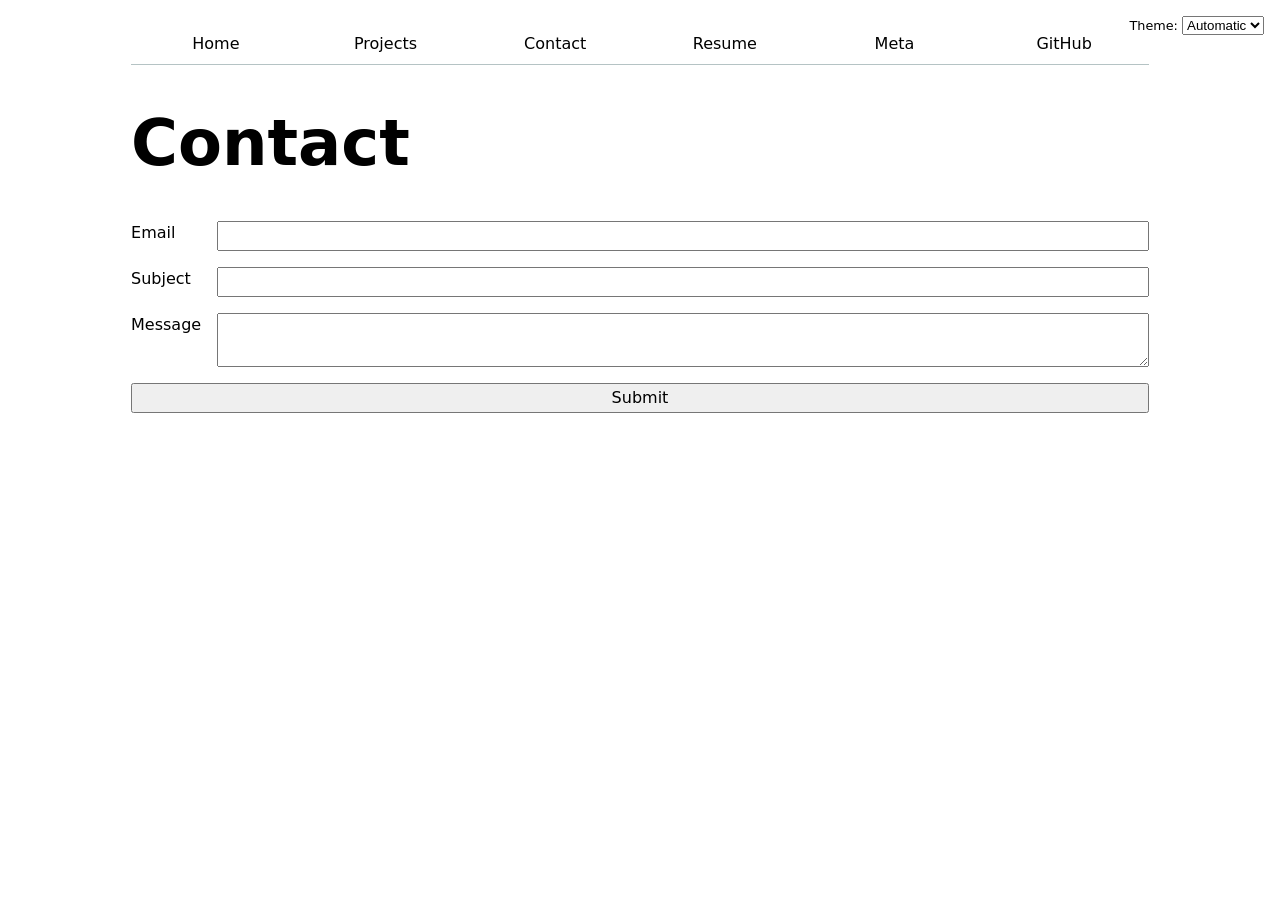
<file: contact/index.html>
<!DOCTYPE html>
<html lang="en">
<head>
  <meta charset="UTF-8">
  <meta name="viewport" content="width=device-width, initial-scale=1.0">
  <title>Contact | Lei Zhe Yu</title>
  <link rel="stylesheet" href="../style.css">
  <script src="../global.js" type="module"></script>
</head>
<body>
  <h1>Contact</h1>

  <form action="mailto:leizheyu1@gmail.com">
    <label>
      Email
      <input name="email" type="email">
    </label>
    <label>
      Subject
      <input name="subject">
    </label>
    <label>
      Message
      <textarea name="body"></textarea>
    </label>
    <button>Submit</button>
  </form>
</body>
</html>
</file>
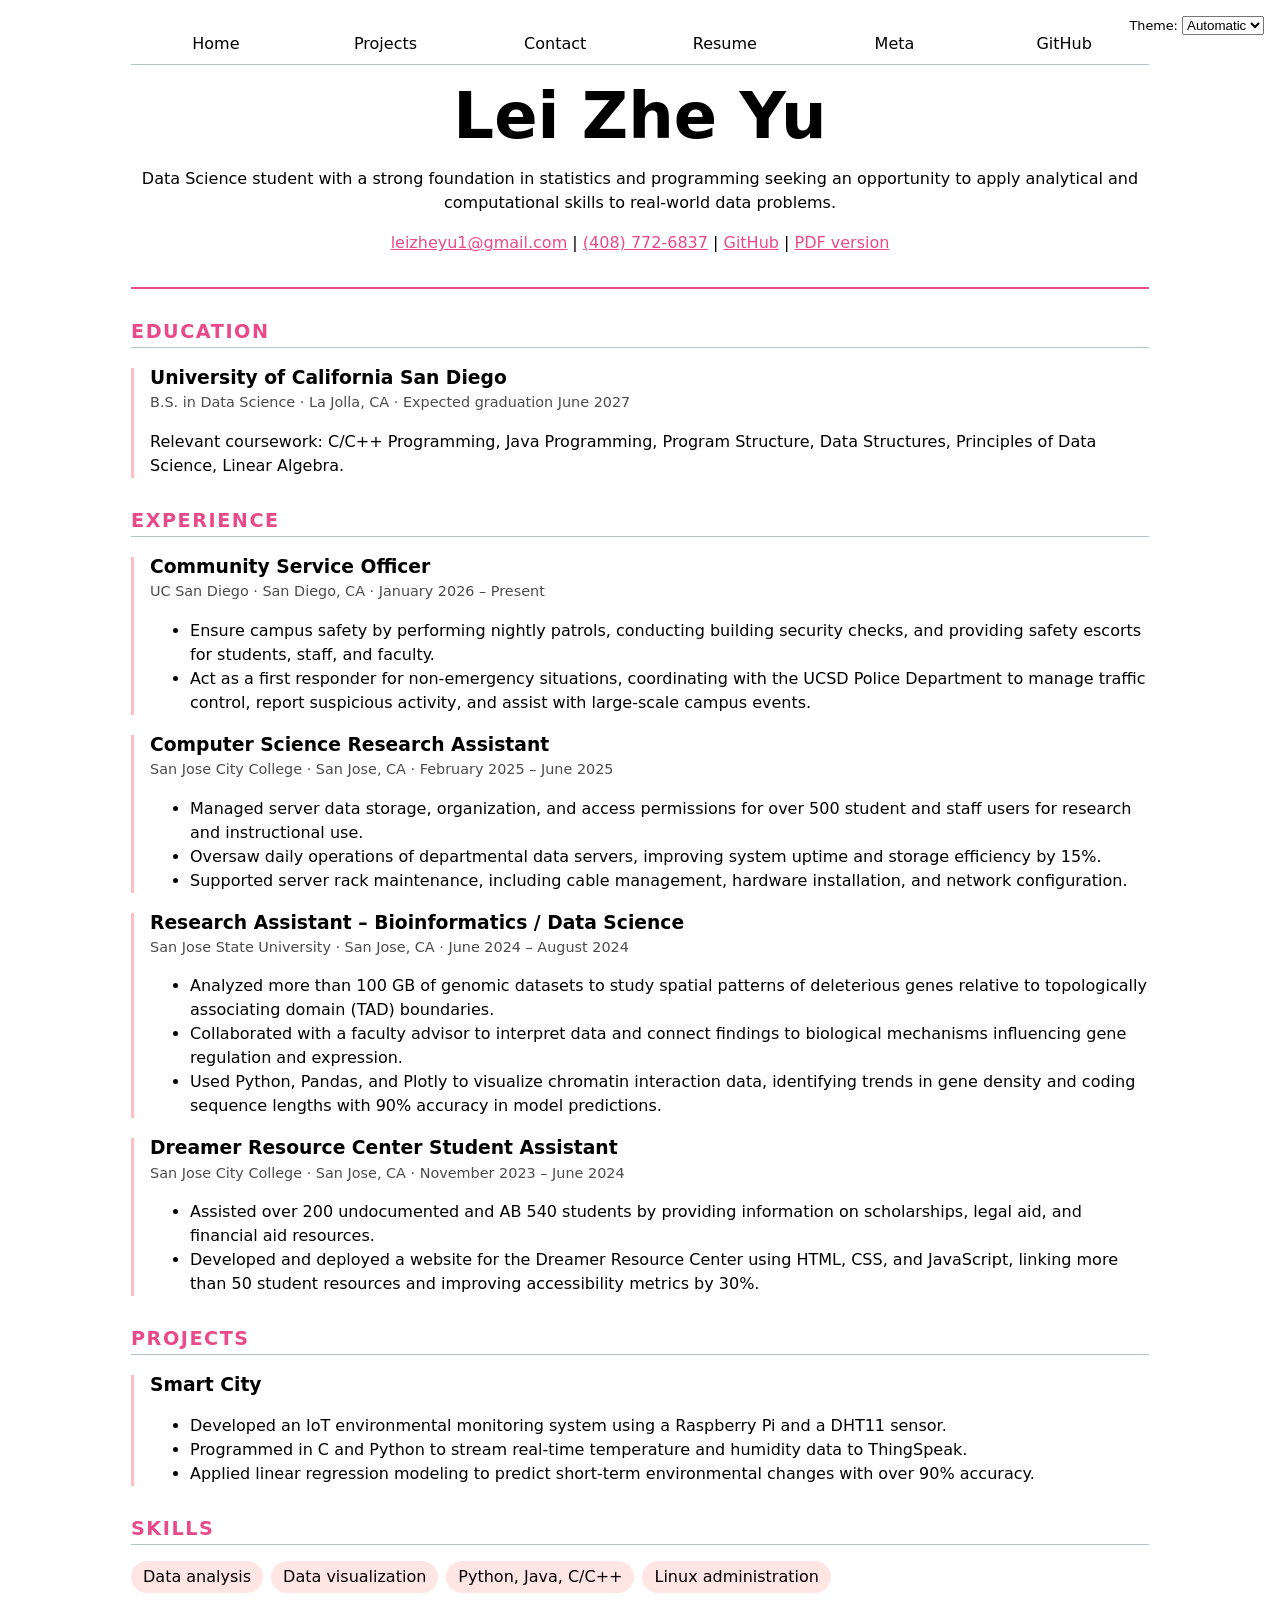
<file: resume/index.html>
<!DOCTYPE html>
<html lang="en">
<head>
  <meta charset="UTF-8">
  <meta name="viewport" content="width=device-width, initial-scale=1.0">
  <title>Resume | Lei Zhe Yu</title>
  <link rel="stylesheet" href="../style.css">
  <script src="../global.js" type="module"></script>
</head>
<body class="resume">
  <header>
    <h1>Lei Zhe Yu</h1>
    <p>Data Science student with a strong foundation in statistics and programming
      seeking an opportunity to apply analytical and computational skills to real-world data problems.</p>
    <p>
      <a href="mailto:leizheyu1@gmail.com">leizheyu1@gmail.com</a> |
      <a href="tel:+14087726837">(408) 772-6837</a> |
      <a href="https://github.com/0calunknown" target="_blank">GitHub</a> |
      <a href="lei-zhe-yu-resume.pdf">PDF version</a>
    </p>
  </header>

  <section>
    <h2>Education</h2>
    <article>
      <header>
        <h3>University of California San Diego</h3>
        <p>B.S. in Data Science · La Jolla, CA · Expected graduation <time datetime="2027-06">June 2027</time></p>
      </header>
      <p>Relevant coursework: C/C++ Programming, Java Programming, Program Structure,
        Data Structures, Principles of Data Science, Linear Algebra.</p>
    </article>
  </section>

  <section>
    <h2>Experience</h2>
    <article>
      <header>
        <h3>Community Service Officer</h3>
        <p>UC San Diego · San Diego, CA · <time datetime="2026-01">January 2026</time> – Present</p>
      </header>
      <ul>
        <li>Ensure campus safety by performing nightly patrols, conducting building
          security checks, and providing safety escorts for students, staff, and faculty.</li>
        <li>Act as a first responder for non-emergency situations, coordinating with the
          UCSD Police Department to manage traffic control, report suspicious activity,
          and assist with large-scale campus events.</li>
      </ul>
    </article>
    <article>
      <header>
        <h3>Computer Science Research Assistant</h3>
        <p>San Jose City College · San Jose, CA ·
          <time datetime="2025-02">February 2025</time> – <time datetime="2025-06">June 2025</time></p>
      </header>
      <ul>
        <li>Managed server data storage, organization, and access permissions for over
          500 student and staff users for research and instructional use.</li>
        <li>Oversaw daily operations of departmental data servers, improving system
          uptime and storage efficiency by 15%.</li>
        <li>Supported server rack maintenance, including cable management, hardware
          installation, and network configuration.</li>
      </ul>
    </article>
    <article>
      <header>
        <h3>Research Assistant – Bioinformatics / Data Science</h3>
        <p>San Jose State University · San Jose, CA ·
          <time datetime="2024-06">June 2024</time> – <time datetime="2024-08">August 2024</time></p>
      </header>
      <ul>
        <li>Analyzed more than 100 GB of genomic datasets to study spatial patterns of
          deleterious genes relative to topologically associating domain (TAD) boundaries.</li>
        <li>Collaborated with a faculty advisor to interpret data and connect findings
          to biological mechanisms influencing gene regulation and expression.</li>
        <li>Used Python, Pandas, and Plotly to visualize chromatin interaction data,
          identifying trends in gene density and coding sequence lengths with 90%
          accuracy in model predictions.</li>
      </ul>
    </article>
    <article>
      <header>
        <h3>Dreamer Resource Center Student Assistant</h3>
        <p>San Jose City College · San Jose, CA ·
          <time datetime="2023-11">November 2023</time> – <time datetime="2024-06">June 2024</time></p>
      </header>
      <ul>
        <li>Assisted over 200 undocumented and AB 540 students by providing information
          on scholarships, legal aid, and financial aid resources.</li>
        <li>Developed and deployed a website for the Dreamer Resource Center using HTML,
          CSS, and JavaScript, linking more than 50 student resources and improving
          accessibility metrics by 30%.</li>
      </ul>
    </article>
  </section>

  <section>
    <h2>Projects</h2>
    <article>
      <h3>Smart City</h3>
      <ul>
        <li>Developed an IoT environmental monitoring system using a Raspberry Pi and a
          DHT11 sensor.</li>
        <li>Programmed in C and Python to stream real-time temperature and humidity data
          to ThingSpeak.</li>
        <li>Applied linear regression modeling to predict short-term environmental
          changes with over 90% accuracy.</li>
      </ul>
    </article>
  </section>

  <section>
    <h2>Skills</h2>
    <ul>
      <li>Data analysis</li>
      <li>Data visualization</li>
      <li>Python, Java, C/C++</li>
      <li>Linux administration</li>
    </ul>
  </section>
</body>
</html>
</file>
<file: style.css>
:root {
  --color-accent: oklch(65% 50% 0);
  --border-color: oklch(50% 10% 200 / 40%);
  color-scheme: light dark;
}

html {
  accent-color: var(--color-accent);
}

.color-scheme {
  position: absolute;
  top: 1rem;
  right: 1rem;
  font-size: 80%;
  font-family: inherit;
}

body {
  /* Set line height to 1.5 times the font size
     and use the OS’s UI font as the website font
   */
  font: 100%/1.5 system-ui;
  max-width: 100ch;
  margin-inline: auto;
  padding: 1em;
}

h1,
h2,
h3,
h4,
h5,
h6 {
  line-height: 1.1;
  text-wrap: balance;
}

h1 {
  font-size: 400%;
}

/* Navigation */
nav {
  display: flex;
  margin-bottom: 1em;
  border-bottom: 1px solid var(--border-color);

  ul,
  li {
    display: contents;
  }

  a {
    flex: 1;
    text-decoration: none;
    color: inherit;
    text-align: center;
    padding: 0.5em;

    &.current {
      border-bottom: 0.4em solid var(--border-color);
      padding-bottom: calc(0.5em - 0.4em);
    }

    &:hover {
      border-bottom: 0.4em solid var(--color-accent);
      padding-bottom: calc(0.5em - 0.4em);
      background-color: color-mix(in oklch, var(--color-accent), canvas 85%);
    }
  }
}

/* Contact form */
form {
  display: grid;
  grid-template-columns: auto 1fr;
  gap: 1em;

  input,
  textarea,
  button {
    font: inherit;
    width: 100%;
    box-sizing: border-box;
    margin: 0;
  }

  label {
    display: grid;
    grid-template-columns: subgrid;
    grid-column: 1 / -1;
    margin: 0;
  }

  button {
    grid-column: 1 / -1;
  }
}

/* Projects */
.projects {
  display: grid;
  grid-template-columns: repeat(auto-fill, minmax(15em, 1fr));
  gap: 1em;

  article {
    display: grid;
    grid-template-rows: subgrid;
    grid-row: span 3;
    gap: 1em;
  }

  h2 {
    margin: 0;
  }

  img {
    width: 100%;
  }

  p {
    margin: 0;
  }

  .project-year {
    margin-top: 0.5em;
    font-family: Baskerville, serif;
    font-variant-numeric: oldstyle-nums;
    color: gray;
  }
}

/* Lab 5: pie chart and legend */
.container {
  display: flex;
  flex-wrap: wrap;
  align-items: center;
  gap: 2em;
  margin-block: 2em;
}

#projects-pie-plot {
  max-width: 20em;
  overflow: visible;

  &:has(path:hover) {
    path:not(:hover) {
      opacity: 0.5;
    }
  }

  path {
    transition: 300ms;
    cursor: pointer;
  }
}

.selected {
  --color: oklch(60% 45% 0) !important;

  &:is(path) {
    fill: var(--color);
  }
}

.legend {
  flex: 1;
  display: grid;
  grid-template-columns: repeat(auto-fill, minmax(9em, 1fr));
  gap: 1em;
  margin: 0;
  padding: 1em;
  border: 1px solid color-mix(in oklch, canvasText, canvas 75%);
  border-radius: 0.5em;
  list-style: none;
}

.legend-item {
  display: flex;
  align-items: center;
  gap: 0.4em;
}

.swatch {
  display: inline-block;
  width: 1em;
  aspect-ratio: 1 / 1;
  border-radius: 50%;
  background: var(--color);
}

.searchBar {
  width: 100%;
  margin-bottom: 2em;
  padding: 0.5em;
  font: inherit;
}

/* Resume */
.resume {
  > header {
    text-align: center;
    padding-bottom: 1em;
    border-bottom: 2px solid var(--color-accent);

    h1 {
      margin-block: 0.25em;
    }

    a {
      color: var(--color-accent);
    }
  }

  section {
    margin-block: 2em;

    > h2 {
      color: var(--color-accent);
      text-transform: uppercase;
      letter-spacing: 0.08em;
      font-size: 120%;
      border-bottom: 1px solid var(--border-color);
      padding-bottom: 0.25em;
    }
  }

  article {
    margin-block: 1.25em;
    padding-left: 1em;
    border-left: 3px solid color-mix(in oklch, var(--color-accent), canvas 60%);

    header {
      h3 {
        margin: 0;
      }

      p {
        margin: 0.25em 0 0;
        opacity: 0.7;
        font-size: 90%;
      }
    }
  }

  section:last-of-type ul {
    display: flex;
    flex-wrap: wrap;
    gap: 0.5em;
    padding: 0;
    list-style: none;

    li {
      padding: 0.25em 0.75em;
      border-radius: 999px;
      background-color: color-mix(in oklch, var(--color-accent), canvas 85%);
    }
  }
}

/* Lab 6: summary stats */
.stats {
  display: grid;
  grid-auto-flow: column;
  grid-auto-columns: 1fr;
  text-align: center;

  dt {
    grid-row: 1;
    font-size: 80%;
    text-transform: uppercase;
    opacity: 0.7;
  }

  dd {
    grid-row: 2;
    margin: 0;
    font-size: 200%;
    font-weight: bold;
  }
}

/* Lab 6: scatterplot */
.gridlines .tick line {
  stroke-opacity: 0.2;
}

circle {
  transition: 200ms;
  transform-origin: center;
  transform-box: fill-box;
}

circle:hover {
  transform: scale(1.5);
}

circle.selected {
  fill: #ff6b6b;
}

/* Lab 6: tooltip */
dl.info {
  display: grid;
  grid-template-columns: auto 1fr;
  margin: 0;
  transition-duration: 500ms;
  transition-property: opacity, visibility;

  dt {
    grid-column: 1;
    opacity: 0.7;
  }

  dd {
    grid-column: 2;
    margin: 0;
    font-weight: bold;
  }
}

dl.info[hidden]:not(:hover, :focus-within) {
  opacity: 0;
  visibility: hidden;
}

.tooltip {
  position: fixed;
  top: 1em;
  left: 1em;
  padding: 0.75em 1em;
  border-radius: 0.5em;
  background-color: color-mix(in oklch, canvas 80%, transparent);
  box-shadow: 0 0.25em 1em rgba(0, 0, 0, 0.25);
  backdrop-filter: blur(0.5em);
}

/* Lab 6: brush */
@keyframes marching-ants {
  to {
    stroke-dashoffset: -8; /* 5 + 3 */
  }
}

.selection {
  fill-opacity: 0.1;
  stroke: black;
  stroke-opacity: 0.7;
  stroke-dasharray: 5 3;
  animation: marching-ants 2s linear infinite;
}

/* GitHub profile stats */
#profile-stats {
  dl {
    display: grid;
    grid-template-columns: repeat(4, 1fr);
    text-align: center;
  }

  dt {
    grid-row: 1;
    font-size: 80%;
    text-transform: uppercase;
    opacity: 0.7;
  }

  dd {
    grid-row: 2;
    margin: 0;
    font-size: 200%;
    font-weight: bold;
  }
}
</file>
